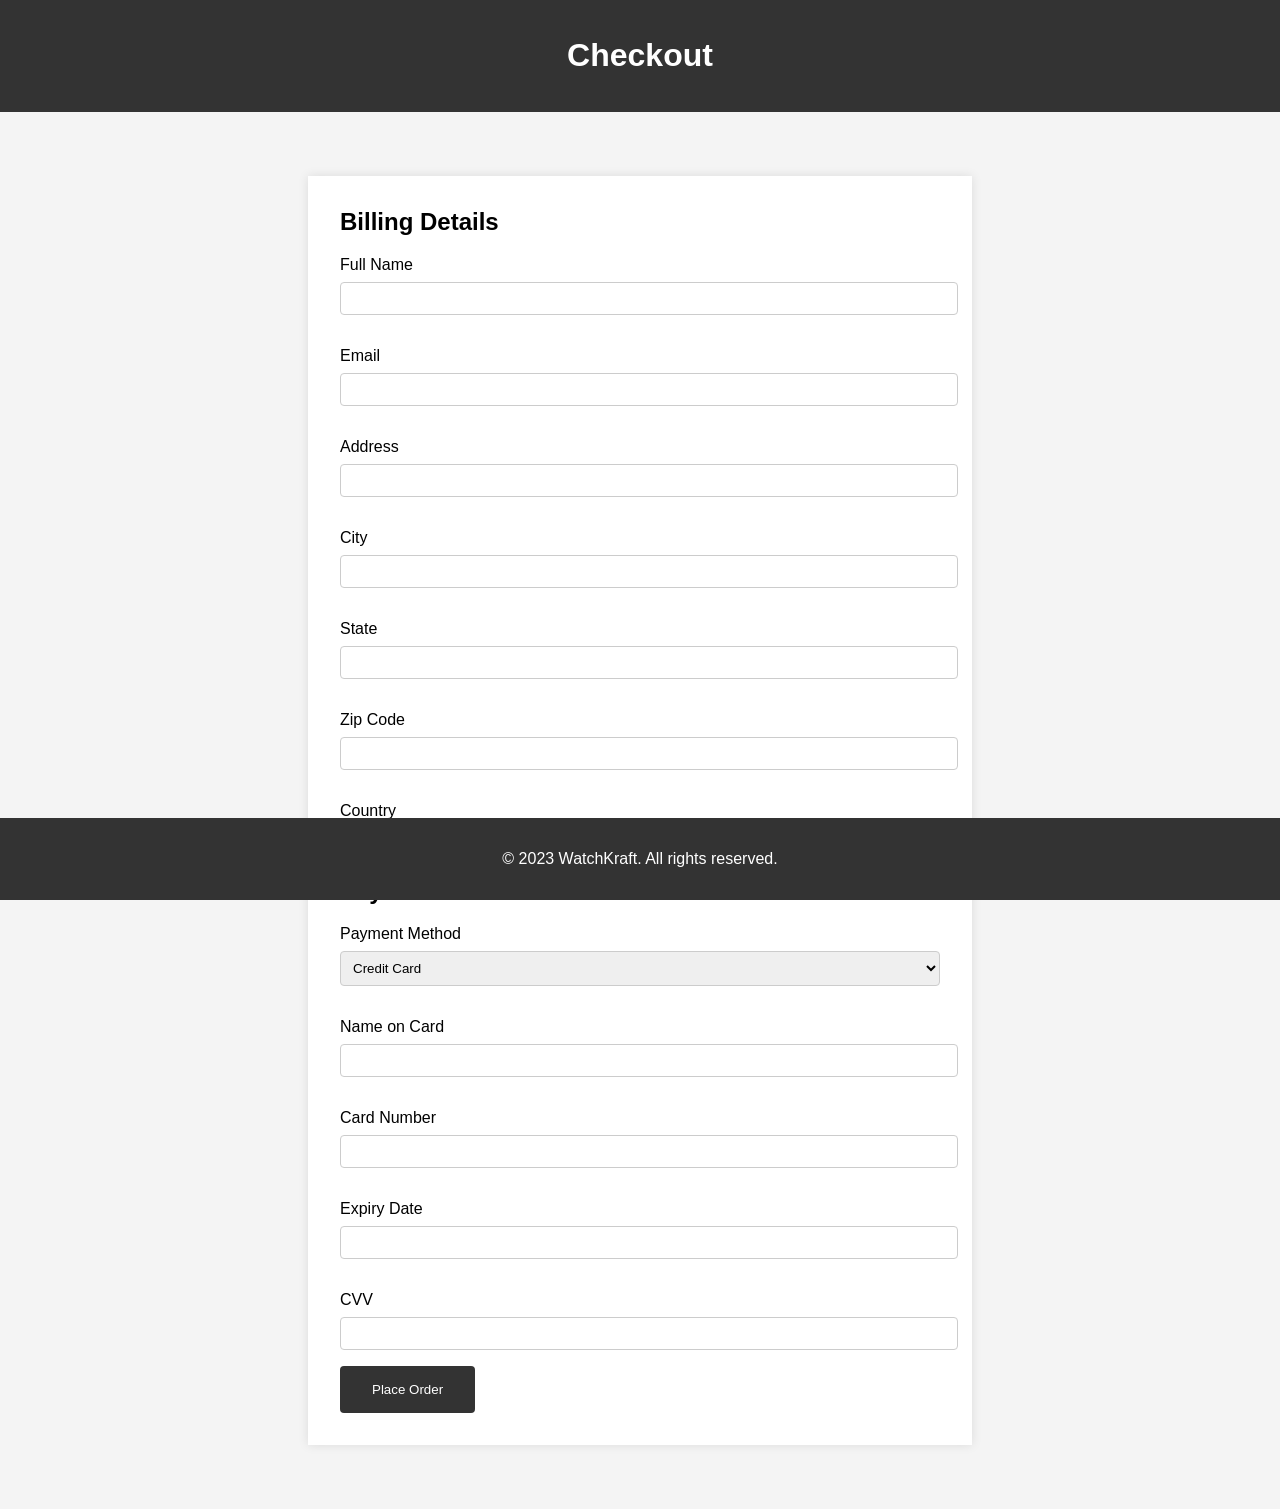
<file: markups/checkOut.html>
<!DOCTYPE html>
<html lang="en">
  <head>
    <meta charset="UTF-8" />
    <meta name="viewport" content="width=device-width, initial-scale=1.0" />
    <title>Secure Checkout | WatchKraft Luxury Watches</title>
  <meta name="description" content="Complete your purchase securely with WatchKraft. Free worldwide shipping, 30-day returns, and SSL encryption.">

  <!-- Open Graph Tags -->
  <meta property="og:title" content="Secure Checkout | WatchKraft">
  <meta property="og:url" content="https://watchkraft.netlify.app/checkOut.html">
    <link rel="stylesheet" href="/styles/checkOut.css" />
  </head>
  <body>
    <header>
      <h1>Checkout</h1>
    </header>
    <main>
      <section class="billing-details">
        <h2>Billing Details</h2>
        <form action="/submit-checkout" method="post">
          <label for="name">Full Name</label>
          <input type="text" id="name" name="name" required />

          <label for="email">Email</label>
          <input type="email" id="email" name="email" required />

          <label for="address">Address</label>
          <input type="text" id="address" name="address" required />

          <label for="city">City</label>
          <input type="text" id="city" name="city" required />

          <label for="state">State</label>
          <input type="text" id="state" name="state" required />

          <label for="zip">Zip Code</label>
          <input type="text" id="zip" name="zip" required />

          <label for="country">Country</label>
          <input type="text" id="country" name="country" required />

          <h2>Payment Details</h2>

          <label for="payment-method">Payment Method</label>
          <select id="payment-method" name="payment-method" required>
            <option value="credit-card">Credit Card</option>
            <option value="upi">UPI</option>
            <option value="cod">Cash on Delivery</option>
          </select>

          <div id="credit-card-info">
            <label for="card-name">Name on Card</label>
            <input type="text" id="card-name" name="card-name" />

            <label for="card-number">Card Number</label>
            <input type="text" id="card-number" name="card-number" />

            <label for="expiry-date">Expiry Date</label>
            <input type="text" id="expiry-date" name="expiry-date" />

            <label for="cvv">CVV</label>
            <input type="text" id="cvv" name="cvv" />
          </div>

          <div id="upi-info" style="display: none">
            <label for="upi-id">UPI ID</label>
            <input type="text" id="upi-id" name="upi-id" />
          </div>

          <button type="submit">Place Order</button>
        </form>
      </section>
    </main>
    <footer>
      <p>&copy; 2023 WatchKraft. All rights reserved.</p>
    </footer>
    <script>
      document
        .getElementById("payment-method")
        .addEventListener("change", function () {
          var creditCardInfo = document.getElementById("credit-card-info");
          var upiInfo = document.getElementById("upi-info");
          if (this.value === "credit-card") {
            creditCardInfo.style.display = "block";
            upiInfo.style.display = "none";
          } else if (this.value === "upi") {
            creditCardInfo.style.display = "none";
            upiInfo.style.display = "block";
          } else {
            creditCardInfo.style.display = "none";
            upiInfo.style.display = "none";
          }
        });
    </script>
  </body>
</html>
</file>
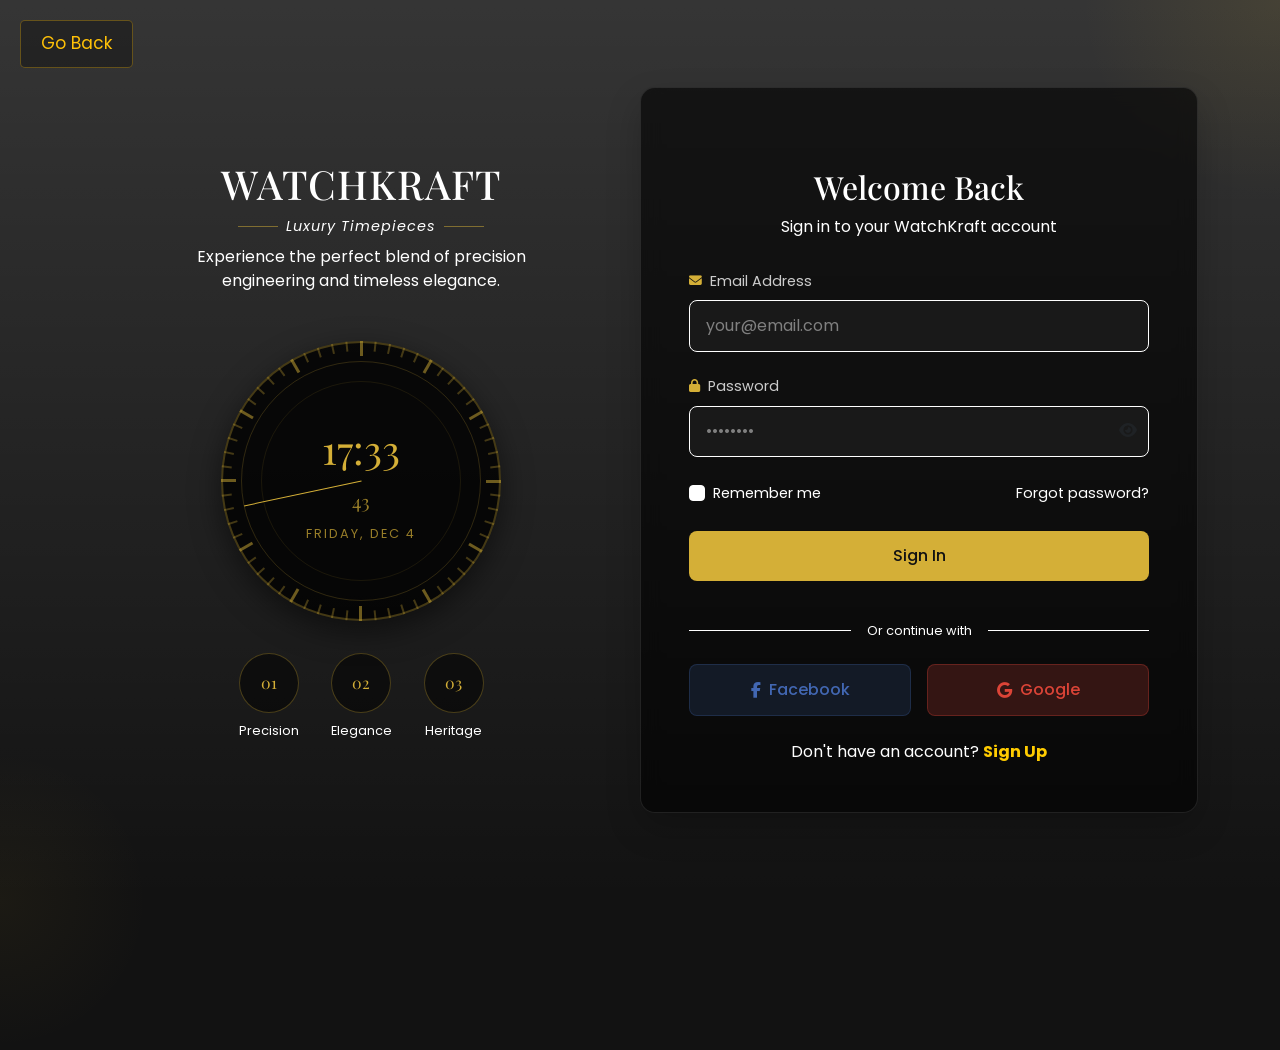
<file: markups/existing_cust_login.html>
<!DOCTYPE html>
<html lang="en">
  <head>
    <meta charset="UTF-8" />
    <meta name="viewport" content="width=device-width, initial-scale=1.0" />
    <title>Existing Customers | WatchKraft Account Login</title>
    <link rel="icon" type="image/svg" href="../assets/favicon.svg" />
  <meta name="description" content="Welcome back! Log in to your WatchKraft account to continue shopping for luxury handcrafted watches.">
    <link
      href="https://cdn.jsdelivr.net/npm/bootstrap@5.3.0/dist/css/bootstrap.min.css"
      rel="stylesheet"
    />
    <link
      href="https://fonts.googleapis.com/css2?family=Playfair+Display:wght@400;500;600;700&family=Poppins:wght@300;400;500;600&display=swap"
      rel="stylesheet"
    />
    <link
      rel="stylesheet"
      href="https://cdnjs.cloudflare.com/ajax/libs/font-awesome/6.4.0/css/all.min.css"
    />
    <style>
      :root {
        --gold: #d4af37;
        --gold-light: rgba(231, 181, 18, 0.2);
        --dark: #121212;
        --dark-light: #fff;
        --gray-dark: #fff;
        --gray: #fff;
        --white: #fff;
      }

      body {
        font-family: "Poppins", sans-serif;
        background-color: var(--dark);
        color: var(--white);
        height: 100vh;
        width: 100%;
        overflow: hidden;
        position: relative;
      }

      .goback {
        position: absolute;
        top: 20px;
        left: 20px;
        z-index: 100;
      }

      .goback a {
        text-decoration: none;
        color: #ffc107;
      }

      .goback button {
        font-size: 17px;
        padding: 10px 20px;
        background-color: rgba(0, 0, 0, 0.3);
        border-radius: 5px;
        color: #ffc107;
        border: 1px solid rgba(255, 193, 7, 0.3);
        cursor: pointer;
        transition: all 0.3s ease;
      }
      
      .goback button:hover {
        background-color: #ffc107;
        color: #000;
      }
      
      .bg-gradient {
        position: absolute;
        top: 0;
        left: 0;
        right: 0;
        bottom: 0;
        background: linear-gradient(
          135deg,
          rgba(0, 0, 0, 0.95) 0%,
          rgba(20, 20, 20, 0.9) 100%
        );
        z-index: -1;
      }

      .bg-circle {
        position: absolute;
        border-radius: 50%;
        z-index: -1;
      }

      .bg-circle-1 {
        width: 400px;
        height: 400px;
        background: radial-gradient(
          circle,
          rgba(212, 175, 55, 0.1) 0%,
          rgba(0, 0, 0, 0) 70%
        );
        top: -200px;
        right: -200px;
      }

      .bg-circle-2 {
        width: 300px;
        height: 300px;
        background: radial-gradient(
          circle,
          rgba(212, 175, 55, 0.05) 0%,
          rgba(0, 0, 0, 0) 70%
        );
        bottom: -150px;
        left: -150px;
      }

      h1,
      h2,
      h3,
      h4,
      h5,
      h6 {
        font-family: "Playfair Display", serif;
      }

      .brand-title {
        font-size: 2.5rem;
        letter-spacing: 1px;
        margin-bottom: 0.5rem;
      }

      .brand-tagline {
        font-size: 0.9rem;
        color: var(--gray);
        font-style: italic;
        letter-spacing: 1px;
      }

      .login-container {
        max-width: 1200px;
        margin: 0 auto;
        padding: 2rem 1rem;
        height: 100vh;
      }

      .login-card {
        background-color: rgba(0, 0, 0, 0.6);
        backdrop-filter: blur(10px);
        border-radius: 15px;
        border: 1px solid rgba(255, 255, 255, 0.1);
        overflow: hidden;
        box-shadow: 0 15px 35px rgba(0, 0, 0, 0.2);
      }

      .login-header {
        text-align: center;
        padding: 2rem 1rem;
      }

      .login-logo {
        width: 80px;
        height: 80px;
        background-color: rgba(212, 175, 55, 0.1);
        border-radius: 50%;
        display: flex;
        align-items: center;
        justify-content: center;
        margin: 0 auto 1.5rem;
        border: 1px solid rgba(212, 175, 55, 0.3);
      }

      .login-logo img {
        width: 50px;
        height: 50px;
        object-fit: contain;
      }

      .form-control {
        background-color: rgba(30, 30, 30, 0.7);
        border: 1px solid var(--gray-dark);
        color: var(--white);
        padding: 0.8rem 1rem;
        border-radius: 8px;
        transition: all 0.3s ease;
      }

      .form-control:focus {
        background-color: rgba(40, 40, 40, 0.7);
        border-color: var(--gold);
        box-shadow: 0 0 0 3px rgba(212, 175, 55, 0.2);
        color: var(--white);
      }

      .form-label {
        color: #ccc;
        font-size: 0.9rem;
        margin-bottom: 0.5rem;
        display: flex;
        align-items: center;
      }

      .form-label i {
        color: var(--gold);
        margin-right: 0.5rem;
        font-size: 0.8rem;
      }

      .btn-gold {
        background-color: var(--gold);
        color: var(--dark);
        border: none;
        font-weight: 500;
        padding: 0.8rem 1.5rem;
        border-radius: 8px;
        transition: all 0.3s ease;
      }

      .btn-gold:hover {
        background-color: #c9a633;
        color: var(--dark);
        transform: translateY(-2px);
        box-shadow: 0 5px 15px rgba(212, 175, 55, 0.3);
      }

      .btn-gold:active {
        transform: translateY(0);
      }

      .btn-outline {
        background-color: transparent;
        border: 1px solid var(--gray-dark);
        color: var(--gray);
        padding: 0.8rem 1.5rem;
        border-radius: 8px;
        transition: all 0.3s ease;
      }

      .btn-outline:hover {
        border-color: var(--gray);
        color: var(--white);
      }

      .social-login {
        display: flex;
        gap: 1rem;
      }

      .social-btn {
        flex: 1;
        display: flex;
        align-items: center;
        justify-content: center;
        gap: 0.5rem;
        padding: 0.8rem;
        border-radius: 8px;
        transition: all 0.3s ease;
        font-weight: 500;
      }

      .btn-facebook {
        background-color: rgba(59, 89, 152, 0.2);
        color: #4267b2;
        border: 1px solid rgba(59, 89, 152, 0.3);
      }

      .btn-facebook:hover {
        background-color: rgba(59, 89, 152, 0.3);
      }

      .btn-google {
        background-color: rgba(219, 68, 55, 0.2);
        color: #db4437;
        border: 1px solid rgba(219, 68, 55, 0.3);
      }

      .btn-google:hover {
        background-color: rgba(219, 68, 55, 0.3);
      }

      .divider {
        display: flex;
        align-items: center;
        color: var(--gray);
        font-size: 0.8rem;
        margin: 1.5rem 0;
      }

      .divider::before,
      .divider::after {
        content: "";
        flex: 1;
        height: 1px;
        background-color: var(--gray-dark);
      }

      .divider span {
        padding: 0 1rem;
      }

      .form-check-input {
        background-color: var(--gray-dark);
        border-color: var(--gray);
      }

      .form-control::placeholder {
        color: gray;
        opacity: 1;
      }

      .form-check-input:checked {
        background-color: var(--gold);
        border-color: var(--gold);
      }

      .form-check-label {
        color: var(--gray);
        font-size: 0.9rem;
      }

      .forgot-password {
        color: var(--gray);
        font-size: 0.9rem;
        text-decoration: none;
        transition: all 0.3s ease;
      }

      .forgot-password:hover {
        color: var(--gold);
      }

      .signup-link {
        color: var(--gold);
        text-decoration: none;
        transition: all 0.3s ease;
      }

      .signup-link:hover {
        text-decoration: underline;
      }

      .watch-display {
        position: relative;
        width: 100%;
        height: 100%;
        display: flex;
        align-items: center;
        justify-content: center;
        margin: 0 auto;
      }

      .watch-circle {
        position: relative;
        width: 280px;
        height: 280px;
        border-radius: 50%;
        background-color: rgba(0, 0, 0, 0.8);
        border: 2px solid rgba(212, 175, 55, 0.3);
        display: flex;
        align-items: center;
        justify-content: center;
        box-shadow: 0 10px 30px rgba(0, 0, 0, 0.5);
      }

      .watch-inner-circle {
        position: absolute;
        width: 240px;
        height: 240px;
        border-radius: 50%;
        border: 1px solid rgba(212, 175, 55, 0.2);
      }

      .watch-center-circle {
        position: absolute;
        width: 200px;
        height: 200px;
        border-radius: 50%;
        border: 1px solid rgba(212, 175, 55, 0.1);
        display: flex;
        align-items: center;
        justify-content: center;
        flex-direction: column;
      }

      .watch-time {
        font-family: "Playfair Display", serif;
        font-size: 2.5rem;
        color: var(--gold);
        margin-bottom: 0.5rem;
      }

      .watch-seconds {
        font-family: "Playfair Display", serif;
        font-size: 1.2rem;
        color: rgba(212, 175, 55, 0.7);
        margin-bottom: 0.5rem;
      }

      .watch-date {
        font-size: 0.8rem;
        color: rgba(212, 175, 55, 0.7);
        text-transform: uppercase;
        letter-spacing: 2px;
      }

      .watch-tick {
        position: absolute;
        width: 280px;
        height: 280px;
        border-radius: 50%;
      }

      .tick {
        position: absolute;
        width: 2px;
        height: 10px;
        background-color: rgba(212, 175, 55, 0.3);
        left: 50%;
        margin-left: -1px;
        transform-origin: 1px 140px;
      }

      .tick-hour {
        height: 15px;
        width: 3px;
        background-color: rgba(212, 175, 55, 0.5);
      }

      .watch-hand {
        position: absolute;
        left: 50%;
        bottom: 50%;
        transform-origin: 50% 100%;
        z-index: 10;
      }

      .hand-second {
        width: 1px;
        height: 120px;
        background-color: var(--gold);
        margin-left: -0.5px;
      }

      .brand-values {
        display: flex;
        justify-content: center;
        gap: 2rem;
        margin-top: 2rem;
      }

      .brand-value {
        text-align: center;
      }

      .value-circle {
        width: 60px;
        height: 60px;
        border-radius: 50%;
        background-color: rgba(0, 0, 0, 0.5);
        border: 1px solid rgba(212, 175, 55, 0.3);
        display: flex;
        align-items: center;
        justify-content: center;
        margin: 0 auto 0.5rem;
        color: var(--gold);
        font-family: "Playfair Display", serif;
        transition: all 0.3s ease;
      }

      .brand-value:hover .value-circle {
        transform: translateY(-5px);
        border-color: rgba(212, 175, 55, 0.5);
      }

      .value-text {
        font-size: 0.8rem;
        color: var(--gray);
      }

      .left-content {
        height: 100%;
        display: flex;
        flex-direction: column;
        justify-content: center;
      }

      /* Animation classes */
      .fade-in {
        opacity: 0;
        animation: fadeIn 0.8s forwards;
      }

      .fade-in-up {
        opacity: 0;
        transform: translateY(20px);
        animation: fadeInUp 0.8s forwards;
      }

      .fade-in-left {
        opacity: 0;
        transform: translateX(-20px);
        animation: fadeInLeft 0.8s forwards;
      }

      .fade-in-right {
        opacity: 0;
        transform: translateX(20px);
        animation: fadeInRight 0.8s forwards;
      }

      .signuplink {
          text-align: center;
          margin-top: 15px;
          color: #ffffff;
          font-size: 1rem; 
        }

        .signuplink a {
          color: #ffcc00;
          text-decoration: none;
          font-weight: bold;
          transition: color 0.3s ease;
        }

        .signuplink a:hover {
          color: #ffd966;
        }

      .delay-1 {
        animation-delay: 0.2s;
      }

      .delay-2 {
        animation-delay: 0.4s;
      }

      .delay-3 {
        animation-delay: 0.6s;
      }

      .delay-4 {
        animation-delay: 0.8s;
      }

      @keyframes fadeIn {
        to {
          opacity: 1;
        }
      }

      @keyframes fadeInUp {
        to {
          opacity: 1;
          transform: translateY(0);
        }
      }

      @keyframes fadeInLeft {
        to {
          opacity: 1;
          transform: translateX(0);
        }
      }

      @keyframes fadeInRight {
        to {
          opacity: 1;
          transform: translateX(0);
        }
      }

      @keyframes pulse {
        0% {
          transform: scale(1);
          opacity: 1;
        }
        50% {
          transform: scale(1.05);
          opacity: 0.8;
        }
        100% {
          transform: scale(1);
          opacity: 1;
        }
      }

      .pulse {
        animation: pulse 2s infinite;
      }

      @keyframes rotateSecond {
        from {
          transform: rotate(0deg);
        }
        to {
          transform: rotate(360deg);
        }
      }

      /* Responsive adjustments */
      @media (max-width: 991.98px) {
        .login-container {
          padding: 1rem;
        }

        .brand-values {
          gap: 1rem;
        }

        .value-circle {
          width: 50px;
          height: 50px;
        }
      }

      @media (max-width: 767.98px) {
        .login-card {
          margin-bottom: 2rem;
        }

        .watch-circle {
          width: 220px;
          height: 220px;
        }

        .watch-inner-circle {
          width: 190px;
          height: 190px;
        }

        .watch-center-circle {
          width: 160px;
          height: 160px;
        }

        .watch-time {
          font-size: 2rem;
        }

        .tick {
          transform-origin: 1px 110px;
        }

        .hand-second {
          height: 100px;
        }
      }
    </style>
  </head>
  <body>
    <div class="bg-gradient"></div>
    <div class="bg-circle bg-circle-1"></div>
    <div class="bg-circle bg-circle-2"></div>
    
    <div class="goback">
      <a href="../index.html"><button>Go Back</button></a>
    </div>
      
    <div class="login-container d-flex align-items-center justify-content-center">
      <div class="container">
        <div class="row g-0 align-items-center">
          <!-- Left side - Brand showcase -->
          <div class="col-lg-6 d-none d-lg-block">
            <div class="left-content fade-in-left">
              <div class="text-center mb-4">
                <h1 class="brand-title fade-in">WATCHKRAFT</h1>
                <div
                  class="d-flex align-items-center justify-content-center gap-2 mb-2"
                >
                  <div
                    style="
                      height: 1px;
                      width: 40px;
                      background-color: rgba(212, 175, 55, 0.5);
                    "
                  ></div>
                  <p class="brand-tagline m-0 fade-in delay-1">
                    Luxury Timepieces
                  </p>
                  <div
                    style="
                      height: 1px;
                      width: 40px;
                      background-color: rgba(212, 175, 55, 0.5);
                    "
                  ></div>
                </div>
                <p
                  class="text-white mb-4 fade-in delay-2"
                  style="max-width: 400px; margin: 0 auto"
                >
                  Experience the perfect blend of precision engineering and
                  timeless elegance.
                </p>
              </div>

              <div class="watch-display fade-in delay-3">
                <div class="watch-circle">
                  <div class="watch-tick" id="watch-tick"></div>
                  <div class="watch-inner-circle"></div>
                  <div class="watch-center-circle">
                    <div class="watch-time" id="watch-time">12:00</div>
                    <div class="watch-seconds" id="watch-seconds">00</div>
                    <div class="watch-date" id="watch-date">Monday, Jan 1</div>
                  </div>
                  <div class="watch-hand hand-second" id="second-hand"></div>
                </div>
              </div>

              <div class="brand-values fade-in delay-4">
                <div class="brand-value">
                  <div class="value-circle">01</div>
                  <div class="value-text">Precision</div>
                </div>
                <div class="brand-value">
                  <div class="value-circle">02</div>
                  <div class="value-text">Elegance</div>
                </div>
                <div class="brand-value">
                  <div class="value-circle">03</div>
                  <div class="value-text">Heritage</div>
                </div>
              </div>
            </div>
          </div>

          <!-- Right side - Login form -->
          <div class="col-lg-6">
            <div class="login-card p-4 p-lg-5 fade-in-right">
              <div class="login-header">
                <h2 class="mb-2">Welcome Back</h2>
                <p class="text-white mb-0">
                  Sign in to your WatchKraft account
                </p>
              </div>

              <form id="loginForm" class="fade-in-up delay-1">
                <div class="mb-4">
                  <label for="email" class="form-label">
                    <i class="fas fa-envelope"></i>
                    Email Address
                  </label>
                  <input
                    type="email"
                    class="form-control"
                    id="email"
                    placeholder="your@email.com"
                    required
                  />
                  <div class="invalid-feedback">
                    Please enter a valid email address.
                  </div>
                </div>

                <div class="mb-4">
                  <label for="password" class="form-label">
                    <i class="fas fa-lock"></i>
                    Password
                  </label>
                  <div class="position-relative">
                    <input
                      type="password"
                      class="form-control"
                      id="password"
                      placeholder="••••••••"
                      required
                    />
                    <button
                      type="button"
                      class="btn position-absolute end-0 top-50 translate-middle-y text-muted border-0 bg-transparent"
                      id="togglePassword"
                    >
                      <i class="fas fa-eye"></i>
                    </button>
                  </div>
                  <div class="invalid-feedback">
                    Please enter your password.
                  </div>
                </div>

                <div
                  class="d-flex justify-content-between align-items-center mb-4"
                >
                  <div class="form-check">
                    <input
                      class="form-check-input"
                      type="checkbox"
                      id="rememberMe"
                    />
                    <label class="form-check-label" for="rememberMe">
                      Remember me
                    </label>
                  </div>
                  <a href="forgotPass.html" class="forgot-password">Forgot password?</a>
                </div>

                <button
                  type="submit"
                  class="btn btn-gold w-100 mb-3"
                  id="loginButton"
                >
                  <span id="loginText">Sign In</span>
                  <span id="loadingSpinner" class="d-none">
                    <span
                      class="spinner-border spinner-border-sm me-2"
                      role="status"
                      aria-hidden="true"
                    ></span>
                    Signing in...
                  </span>
                </button>
              </form>

              <div class="divider fade-in-up delay-2">
                <span>Or continue with</span>
              </div>

              <div class="social-login mb-4 fade-in-up delay-3">
                <button class="social-btn btn-facebook">
                  <i class="fab fa-facebook-f"></i>
                  Facebook
                </button>
                <button class="social-btn btn-google">
                  <i class="fab fa-google"></i>
                  Google
                </button>
              </div>
              <div class="signuplink">Don't have an account? <a href="login.html">Sign Up</a></div>

              <div class="text-center fade-in-up delay-4"></div>
            </div>
          </div>
        </div>
      </div>
    </div>

    <script src="https://cdn.jsdelivr.net/npm/bootstrap@5.3.0/dist/js/bootstrap.bundle.min.js"></script>

    <script>
      function updateTime() {
        const now = new Date();

        const hours = now.getHours().toString().padStart(2, "0");
        const minutes = now.getMinutes().toString().padStart(2, "0");
        const seconds = now.getSeconds().toString().padStart(2, "0");

        document.getElementById(
          "watch-time"
        ).textContent = `${hours}:${minutes}`;
        document.getElementById("watch-seconds").textContent = seconds;

        const options = { weekday: "long", month: "short", day: "numeric" };
        const dateStr = now.toLocaleDateString("en-US", options);
        document.getElementById("watch-date").textContent = dateStr;

        const secondHand = document.getElementById("second-hand");
        const secondsDegrees = (seconds / 60) * 360;
        secondHand.style.transform = `rotate(${secondsDegrees}deg)`;

        const watchTick = document.getElementById("watch-tick");
        if (watchTick && !watchTick.hasChildNodes()) {
          for (let i = 0; i < 60; i++) {
            const tick = document.createElement("div");
            tick.className = i % 5 === 0 ? "tick tick-hour" : "tick";
            tick.style.transform = `rotate(${i * 6}deg)`;
            watchTick.appendChild(tick);
          }
        }
      }

      document
        .getElementById("togglePassword")
        .addEventListener("click", function () {
          const passwordInput = document.getElementById("password");
          const icon = this.querySelector("i");

          if (passwordInput.type === "password") {
            passwordInput.type = "text";
            icon.classList.remove("fa-eye");
            icon.classList.add("fa-eye-slash");
          } else {
            passwordInput.type = "password";
            icon.classList.remove("fa-eye-slash");
            icon.classList.add("fa-eye");
          }
        });

      document
        .getElementById("loginForm")
        .addEventListener("submit", function (e) {
          e.preventDefault();

          const email = document.getElementById("email");
          const password = document.getElementById("password");
          const loginButton = document.getElementById("loginButton");
          const loginText = document.getElementById("loginText");
          const loadingSpinner = document.getElementById("loadingSpinner");

          let isValid = true;

          if (!email.value || !email.value.includes("@")) {
            email.classList.add("is-invalid");
            isValid = false;
          } else {
            email.classList.remove("is-invalid");
          }

          if (!password.value) {
            password.classList.add("is-invalid");
            isValid = false;
          } else {
            password.classList.remove("is-invalid");
          }

          if (isValid) {
            loginText.classList.add("d-none");
            loadingSpinner.classList.remove("d-none");
            loginButton.disabled = true;

            setTimeout(() => {
              loginText.classList.remove("d-none");
              loadingSpinner.classList.add("d-none");
              loginButton.disabled = false;

              alert("Login successful!");
            }, 2000);
          }
        });

      document.addEventListener("DOMContentLoaded", function () {
        updateTime();
        setInterval(updateTime, 1000);

        const inputs = document.querySelectorAll(".form-control");
        inputs.forEach((input) => {
          input.addEventListener("focus", function () {
            this.parentElement.querySelector(".form-label i").style.color =
              "#D4AF37";
          });

          input.addEventListener("blur", function () {
            this.parentElement.querySelector(".form-label i").style.color =
              "#D4AF37";
          });
        });
      });
    </script>
  </body>
</html>
</file>
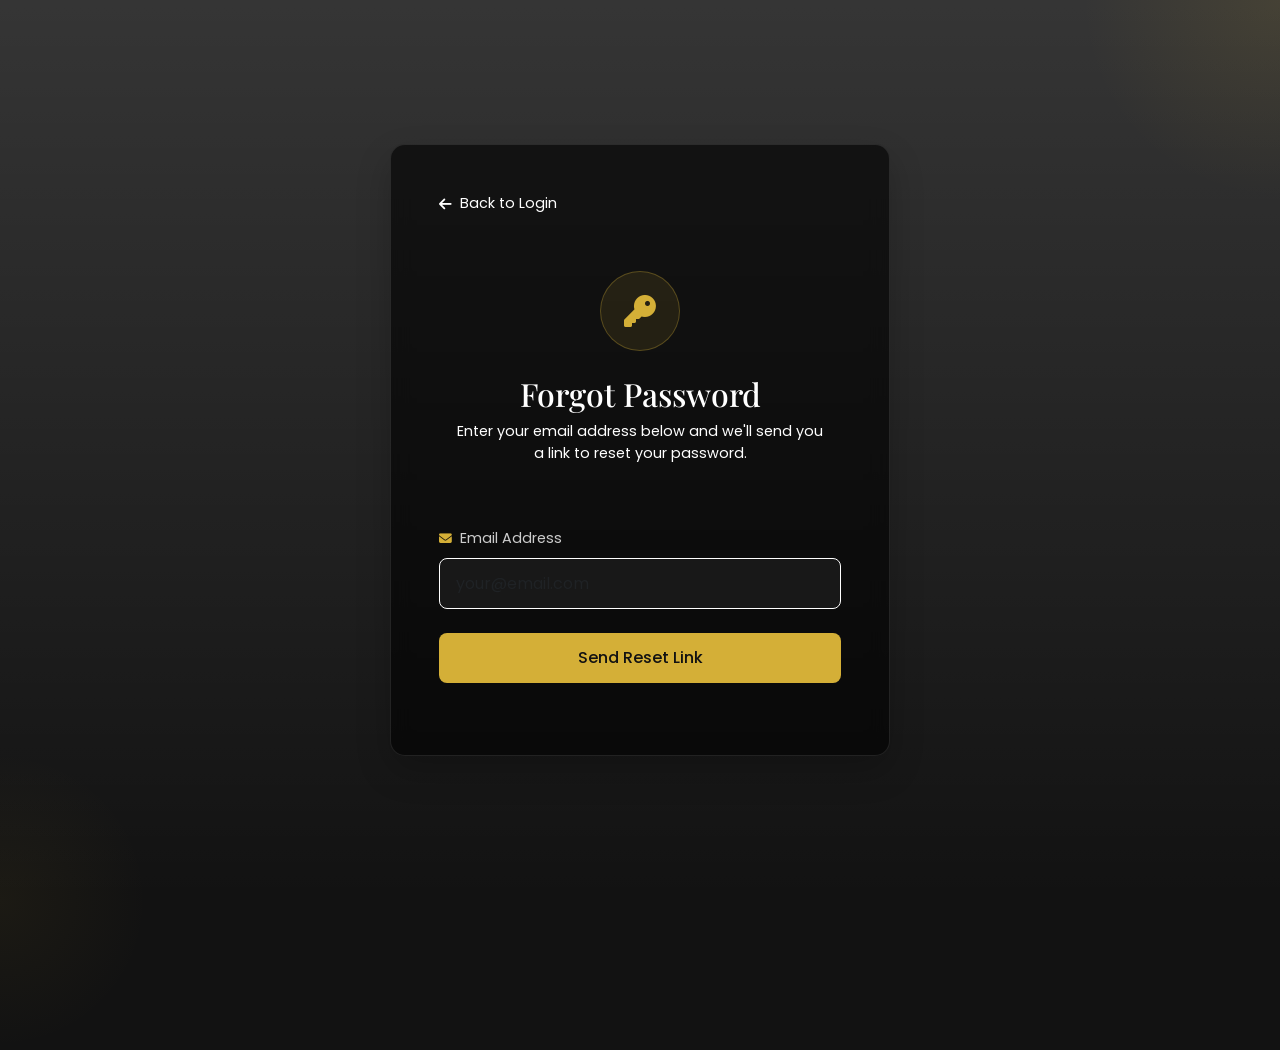
<file: markups/forgotPass.html>
<!DOCTYPE html>
<html lang="en">
  <head>
    <meta charset="UTF-8" />
    <meta name="viewport" content="width=device-width, initial-scale=1.0" />
    <title>Reset Password | WatchKraft Account Recovery</title>
  <meta name="description" content="Reset your WatchKraft account password securely. Follow the steps to regain access to your order history and wishlist.">
    <link
      href="https://cdn.jsdelivr.net/npm/bootstrap@5.3.0/dist/css/bootstrap.min.css"
      rel="stylesheet"
    />
    <link
      href="https://fonts.googleapis.com/css2?family=Playfair+Display:wght@400;500;600;700&family=Poppins:wght@300;400;500;600&display=swap"
      rel="stylesheet"
    />
    <link
      rel="stylesheet"
      href="https://cdnjs.cloudflare.com/ajax/libs/font-awesome/6.4.0/css/all.min.css"
    />
    <style>
      :root {
        --gold: #d4af37;
        --gold-light: rgba(231, 181, 18, 0.2);
        --dark: #121212;
        --dark-light: #fff;
        --gray-dark: #fff;
        --gray: #fff;
        --white: #fff;
      }

      body {
        font-family: "Poppins", sans-serif;
        background-color: var(--dark);
        color: var(--white);
        height: 100vh;
        overflow: hidden;
        position: relative;
      }

      .bg-gradient {
        position: absolute;
        top: 0;
        left: 0;
        right: 0;
        bottom: 0;
        background: linear-gradient(
          135deg,
          rgba(0, 0, 0, 0.95) 0%,
          rgba(20, 20, 20, 0.9) 100%
        );
        z-index: -1;
      }

      .bg-circle {
        position: absolute;
        border-radius: 50%;
        z-index: -1;
      }

      .bg-circle-1 {
        width: 400px;
        height: 400px;
        background: radial-gradient(
          circle,
          rgba(212, 175, 55, 0.1) 0%,
          rgba(0, 0, 0, 0) 70%
        );
        top: -200px;
        right: -200px;
      }

      .bg-circle-2 {
        width: 300px;
        height: 300px;
        background: radial-gradient(
          circle,
          rgba(212, 175, 55, 0.05) 0%,
          rgba(0, 0, 0, 0) 70%
        );
        bottom: -150px;
        left: -150px;
      }

      h1,
      h2,
      h3,
      h4,
      h5,
      h6 {
        font-family: "Playfair Display", serif;
      }

      .brand-title {
        font-size: 2.5rem;
        letter-spacing: 1px;
        margin-bottom: 0.5rem;
      }

      .brand-tagline {
        font-size: 0.9rem;
        color: var(--gray);
        font-style: italic;
        letter-spacing: 1px;
      }

      .login-container {
        max-width: 1200px;
        margin: 0 auto;
        padding: 2rem 1rem;
        height: 100vh;
      }

      .login-card {
        background-color: rgba(0, 0, 0, 0.6);
        backdrop-filter: blur(10px);
        border-radius: 15px;
        border: 1px solid rgba(255, 255, 255, 0.1);
        overflow: hidden;
        box-shadow: 0 15px 35px rgba(0, 0, 0, 0.2);
        max-width: 500px;
        margin: 0 auto;
      }

      .login-header {
        text-align: center;
        padding: 2rem 1rem;
      }

      .login-logo {
        width: 80px;
        height: 80px;
        background-color: rgba(212, 175, 55, 0.1);
        border-radius: 50%;
        display: flex;
        align-items: center;
        justify-content: center;
        margin: 0 auto 1.5rem;
        border: 1px solid rgba(212, 175, 55, 0.3);
      }

      .login-logo i {
        font-size: 32px;
        color: var(--gold);
      }

      .form-control {
        background-color: rgba(30, 30, 30, 0.7);
        border: 1px solid var(--gray-dark);
        color: var(--white);
        padding: 0.8rem 1rem;
        border-radius: 8px;
        transition: all 0.3s ease;
      }

      .form-control:focus {
        background-color: rgba(40, 40, 40, 0.7);
        border-color: var(--gold);
        box-shadow: 0 0 0 3px rgba(212, 175, 55, 0.2);
        color: var(--white);
      }

      .form-label {
        color: #ccc;
        font-size: 0.9rem;
        margin-bottom: 0.5rem;
        display: flex;
        align-items: center;
      }

      .form-label i {
        color: var(--gold);
        margin-right: 0.5rem;
        font-size: 0.8rem;
      }

      .btn-gold {
        background-color: var(--gold);
        color: var(--dark);
        border: none;
        font-weight: 500;
        padding: 0.8rem 1.5rem;
        border-radius: 8px;
        transition: all 0.3s ease;
      }

      .btn-gold:hover {
        background-color: #c9a633;
        color: var(--dark);
        transform: translateY(-2px);
        box-shadow: 0 5px 15px rgba(212, 175, 55, 0.3);
      }

      .btn-gold:active {
        transform: translateY(0);
      }

      .btn-outline {
        background-color: transparent;
        border: 1px solid var(--gray-dark);
        color: var(--gray);
        padding: 0.8rem 1.5rem;
        border-radius: 8px;
        transition: all 0.3s ease;
      }

      .btn-outline:hover {
        border-color: var(--gray);
        color: var(--white);
      }

      .back-link {
        color: var(--gray);
        text-decoration: none;
        font-size: 0.9rem;
        display: flex;
        align-items: center;
        transition: all 0.3s ease;
      }

      .back-link:hover {
        color: var(--gold);
      }

      .back-link i {
        margin-right: 0.5rem;
      }

      .info-text {
        font-size: 0.9rem;
        line-height: 1.5;
        color: var(--gray);
        text-align: center;
        margin-bottom: 2rem;
      }

      /* Animation classes */
      .fade-in {
        opacity: 0;
        animation: fadeIn 0.8s forwards;
      }

      .fade-in-up {
        opacity: 0;
        transform: translateY(20px);
        animation: fadeInUp 0.8s forwards;
      }

      .delay-1 {
        animation-delay: 0.2s;
      }

      .delay-2 {
        animation-delay: 0.4s;
      }

      @keyframes fadeIn {
        to {
          opacity: 1;
        }
      }

      @keyframes fadeInUp {
        to {
          opacity: 1;
          transform: translateY(0);
        }
      }

      /* Success message styling */
      .success-icon {
        width: 80px;
        height: 80px;
        border-radius: 50%;
        background-color: rgba(40, 167, 69, 0.2);
        display: flex;
        align-items: center;
        justify-content: center;
        margin: 0 auto 1.5rem;
        border: 1px solid rgba(40, 167, 69, 0.3);
      }

      .success-icon i {
        font-size: 32px;
        color: #28a745;
      }

      .success-message {
        text-align: center;
        display: none;
      }

      .form-container {
        display: block;
      }

      /* Responsive styles */
      @media (max-width: 576px) {
        .login-card {
          border-radius: 10px;
        }
      }
    </style>
  </head>
  <body>
    <div class="bg-gradient"></div>
    <div class="bg-circle bg-circle-1"></div>
    <div class="bg-circle bg-circle-2"></div>

    <div
      class="login-container d-flex align-items-center justify-content-center"
    >
      <div class="container">
        <div class="row">
          <div class="col-12">
            <div class="login-card p-4 p-lg-5 fade-in">
              <a href="#" class="back-link mb-4" id="backToLogin">
                <i class="fas fa-arrow-left"></i> Back to Login
              </a>

              <div class="login-header">
                <div class="login-logo">
                  <i class="fas fa-key"></i>
                </div>
                <h2 class="mb-2">Forgot Password</h2>
                <p class="info-text">
                  Enter your email address below and we'll send you a link to
                  reset your password.
                </p>
              </div>

              <!-- Form Container -->
              <div class="form-container fade-in-up delay-1" id="formContainer">
                <form id="forgotPasswordForm">
                  <div class="mb-4">
                    <label for="email" class="form-label">
                      <i class="fas fa-envelope"></i>
                      Email Address
                    </label>
                    <input
                      type="email"
                      class="form-control"
                      id="email"
                      placeholder="your@email.com"
                      required
                    />
                    <div class="invalid-feedback">
                      Please enter a valid email address.
                    </div>
                  </div>

                  <button
                    type="submit"
                    class="btn btn-gold w-100 mb-4"
                    id="resetButton"
                  >
                    <span id="resetText">Send Reset Link</span>
                    <span id="loadingSpinner" class="d-none">
                      <span
                        class="spinner-border spinner-border-sm me-2"
                        role="status"
                        aria-hidden="true"
                      ></span>
                      Sending...
                    </span>
                  </button>
                </form>
              </div>

              <!-- Success Message -->
              <div class="success-message fade-in-up" id="successMessage">
                <div class="success-icon">
                  <i class="fas fa-check"></i>
                </div>
                <h3 class="mb-3">Email Sent</h3>
                <p class="mb-4">
                  We've sent a password reset link to your email address. Please
                  check your inbox and follow the instructions.
                </p>
                <button class="btn btn-outline w-100" id="backToLoginBtn">
                  Return to Login
                </button>
              </div>
            </div>
          </div>
        </div>
      </div>
    </div>

    <script src="https://cdn.jsdelivr.net/npm/bootstrap@5.3.0/dist/js/bootstrap.bundle.min.js"></script>

    <script>
      document.addEventListener("DOMContentLoaded", function () {
        const forgotPasswordForm =
          document.getElementById("forgotPasswordForm");
        const formContainer = document.getElementById("formContainer");
        const successMessage = document.getElementById("successMessage");
        const resetButton = document.getElementById("resetButton");
        const resetText = document.getElementById("resetText");
        const loadingSpinner = document.getElementById("loadingSpinner");
        const backToLogin = document.getElementById("backToLogin");
        const backToLoginBtn = document.getElementById("backToLoginBtn");

        // Form submission
        forgotPasswordForm.addEventListener("submit", function (e) {
          e.preventDefault();

          const email = document.getElementById("email");
          let isValid = true;

          if (!email.value || !email.value.includes("@")) {
            email.classList.add("is-invalid");
            isValid = false;
          } else {
            email.classList.remove("is-invalid");
          }

          if (isValid) {
            // Show loading state
            resetText.classList.add("d-none");
            loadingSpinner.classList.remove("d-none");
            resetButton.disabled = true;

            // Simulate API call
            setTimeout(() => {
              // Hide form and show success message
              formContainer.style.display = "none";
              successMessage.style.display = "block";
            }, 2000);
          }
        });

        // Back to login handlers
        backToLogin.addEventListener("click", function (e) {
          e.preventDefault();
          // Redirect to login page
          window.location.href = "login.html"; // Assuming your login page is named index.html
        });

        backToLoginBtn.addEventListener("click", function () {
          // Redirect to login page
          window.location.href = "login.html"; // Assuming your login page is named index.html
        });

        // Add focus effects for form inputs
        const inputs = document.querySelectorAll(".form-control");
        inputs.forEach((input) => {
          input.addEventListener("focus", function () {
            this.parentElement.querySelector(".form-label i").style.color =
              "#D4AF37";
          });

          input.addEventListener("blur", function () {
            this.parentElement.querySelector(".form-label i").style.color =
              "#D4AF37";
          });
        });
      });
    </script>
  </body>
</html>
</file>
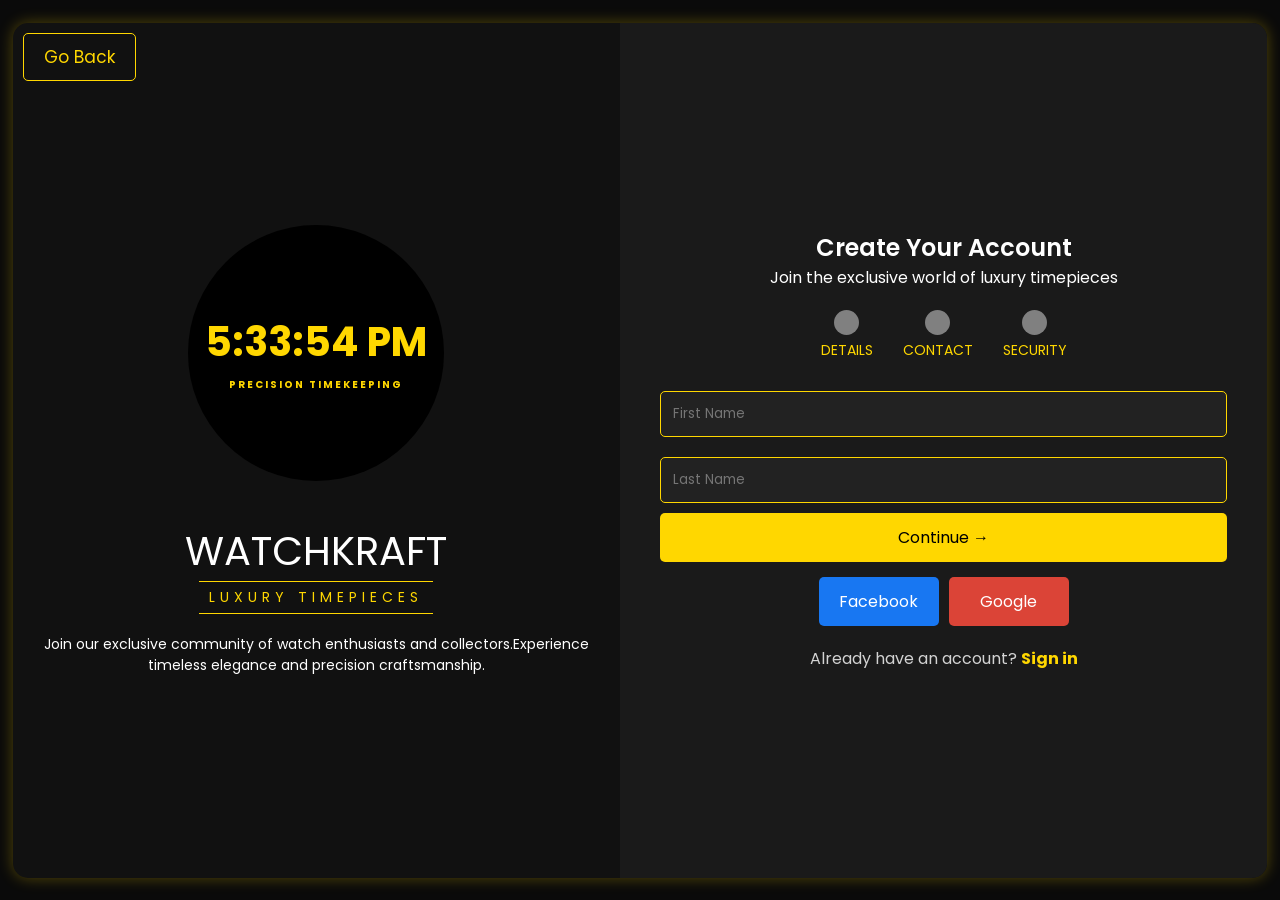
<file: markups/login.html>
<!DOCTYPE html>
<html lang="en">

<head>
    <meta charset="UTF-8">
    <meta name="viewport" content="width=device-width, initial-scale=1.0">
    <title>Login to Your WatchKraft Account</title>
    <link rel="icon" type="image/svg" href="../assets/favicon.svg" />
  <meta name="description" content="Sign in to your WatchKraft account to manage orders, track shipments, and save your favorite luxury watches.">

  <!-- Open Graph Tags -->
  <meta property="og:title" content="Login | WatchKraft Account Access">
  <meta property="og:url" content="https://watchkraft.netlify.app/login.html">
    <link href="https://fonts.googleapis.com/css2?family=Poppins:wght@300;400;600&display=swap" rel="stylesheet">
    <link rel="stylesheet" href="../styles/login.css">
</head>

<body>


    <div class="container">
        <div class="left">
            <div class="goback">
                <a href="../index.html"><button>Go Back</button></a>
            </div>
            <div class="clock-container">
                <div class="clock" id="clock">00:00 AM</div>
            </div>
            <h1
                style="font-size: 40px; font-weight: 400; font-family: 'Poppins', sans-serif; text-transform: uppercase;">
                WATCHKRAFT</h1>

            <p
                style="font-size: 14px; color: gold; letter-spacing: 5px; text-transform: uppercase; border-top: 1px solid gold; border-bottom: 1px solid gold; display: inline-block; padding: 5px 10px;">
                Luxury Timepieces
            </p>
            <p style="margin-top: 20px;">Join our exclusive community of watch enthusiasts and collectors.Experience
                timeless elegance and precision craftsmanship.</p>
        </div>

        <div class="right">
            <h2>Create Your Account</h2>
            <p>Join the exclusive world of luxury timepieces</p>

            <div class="steps">
                <div class="step-container">
                    <div class="step active"></div>
                    <span class="step-label">Details</span>
                </div>
                <div class="step-container">
                    <div class="step"></div>
                    <span class="step-label">Contact</span>
                </div>
                <div class="step-container">
                    <div class="step"></div>
                    <span class="step-label">Security</span>
                </div>
            </div>


            <div class="form-step active">
                <input type="text" placeholder="First Name">
                <input type="text" placeholder="Last Name">
                <button class="button-group" onclick="nextStep()">Continue →</button>
            </div>

            <div class="form-step">
                <input type="email" placeholder="Email">
                <input type="tel" placeholder="Phone Number">
                <div class="button-group-container">
                    <button class="button-group" onclick="prevStep()">← Back</button>
                    <button class="button-group" onclick="nextStep()">Continue →</button>
                </div>
            </div>

            <div class="form-step">
                <input type="password" placeholder="Create Password">
                <input type="password" placeholder="Confirm Password">
                <div class="button-group-container">
                    <button class="button-group" onclick="prevStep()">← Back</button>
                    <button class="button-group">Sign Up</button>
                </div>
            </div>

            <div class="social-login">
                <button class="social-btn fb" onclick="facebookLogin()">Facebook</button>
                <button class="social-btn google" onclick="googleLogin()">Google</button>
            </div>
            <p class="signin-text" style="color: lightgrey; margin-top: 20px;">
                Already have an account?
                <a href="existing_cust_login.html" style="color: gold; text-decoration: none; font-weight: bold;">Sign
                    in</a>
            </p>

        </div>
    </div>

    <script>
        function updateClock() {
            const now = new Date();
            let hours = now.getHours();
            let minutes = now.getMinutes();
            let seconds = now.getSeconds();
            const ampm = hours >= 12 ? 'PM' : 'AM';
            hours = hours % 12 || 12;
            minutes = minutes < 10 ? '0' + minutes : minutes;
            seconds = seconds < 10 ? '0' + seconds : seconds;

            document.getElementById("clock").innerHTML =
                `<div style="text-align: center;">
                <div style="font-size: 40px; font-weight: bold;">${hours}:${minutes}:${seconds} ${ampm}</div>
                <div style="font-size: 10px; color: gold; letter-spacing: 2px; text-transform: uppercase; margin-top: 5px;">PRECISION TIMEKEEPING</div>
            </div>`;
        }

        setInterval(updateClock, 1000);
        updateClock();

        let stepIndex = 0;

        function nextStep() {
            const steps = document.querySelectorAll('.form-step');
            const indicators = document.querySelectorAll('.step');
            const inputs = steps[stepIndex].querySelectorAll('input');


            let allFilled = true;
            inputs.forEach(input => {
                if (input.value.trim() === '') {
                    allFilled = false;
                    input.style.border = '2px solid red';
                } else {
                    input.style.border = '1px solid gold';
                }
            });

            if (!allFilled) {
                alert('Please fill all fields before continuing.');
                return;
            }


            if (stepIndex < steps.length - 1) {
                steps[stepIndex].classList.remove('active');
                indicators[stepIndex].classList.add('completed');
                stepIndex++;
                steps[stepIndex].classList.add('active');
                indicators[stepIndex].classList.add('active');
            }
        }

        function prevStep() {
            const steps = document.querySelectorAll('.form-step');
            const indicators = document.querySelectorAll('.step');

            if (stepIndex > 0) {
                steps[stepIndex].classList.remove('active');
                indicators[stepIndex].classList.remove('active');
                indicators[stepIndex - 1].classList.remove('completed');
                stepIndex--;
                steps[stepIndex].classList.add('active');
            }
        }


        function facebookLogin() {
            window.location.href = "https://www.facebook.com/login.php";
        }

        function googleLogin() {
            window.location.href = "https://accounts.google.com/signin";
        }




    </script>

</body>

</html>
</file>
<file: styles/checkOut.css>
body {
    font-family: Arial, sans-serif;
    margin: 0;
    padding: 0;
    background-color: #f4f4f4;
    cursor: url('/assets/cursor.png'), auto;
}

header {
    background-color: #333;
    color: #fff;
    padding: 1rem 0;
    text-align: center;
}

main {
    padding: 2rem;
}

.billing-details {
    background-color: #fff;
    padding: 2rem;
    margin: 2rem auto;
    max-width: 600px;
    box-shadow: 0 0 10px rgba(0, 0, 0, 0.1);
}

.billing-details h2 {
    margin-top: 0;
}

label {
    display: block;
    margin: 1rem 0 0.5rem;
}

input[type="text"],
input[type="email"],
select {
    width: 100%;
    padding: 0.5rem;
    margin-bottom: 1rem;
    border: 1px solid #ccc;
    border-radius: 4px;
}

button {
    background-color: #333;
    color: #fff;
    padding: 1rem 2rem;
    border: none;
    border-radius: 4px;
    cursor: pointer;
}

button:hover {
    background-color: #555;
}

footer {
    background-color: #333;
    color: #fff;
    text-align: center;
    padding: 1rem 0;
    position: fixed;
    width: 100%;
    bottom: 0;
}
</file>
<file: styles/login.css>
* {
    margin: 0;
    padding: 0;
    box-sizing: border-box;
    font-family: 'Poppins', sans-serif;
}

body {
    display: flex;
    justify-content: center;
    align-items: center;
    height: 100vh;
    background: #0a0a0a;
    color: white;
    cursor: url('/assets/cursor.png'), auto;
}

.container {
    display: flex;
    width: 98vw;
    height: 95vh;
    margin: 2em 0em !important;
    background: #111;
    border-radius: 15px;
    overflow: hidden;
    box-shadow: 0 0 15px rgba(255, 215, 0, 0.3);
}

.left {
    flex: 1;
    background: url('https://source.unsplash.com/600x600/?luxury,watch') center/cover;
    display: flex;
    flex-direction: column;
    justify-content: center;
    align-items: center;
    padding: 20px;
    position: relative;
}

.goback{
    position: absolute;
    top: 10px;
    left: 10px;
}

.goback button{
    font-size: 17px;
    padding: 10px 20px;
    background: transparent;
    border: 1px solid gold;
    color: gold;
}

.goback button:hover{
    background: gold;
    color: black;
    transition: all 0.3s ease-in-out;
}

.clock-container {
    width: 20vw;
    height: 20vw;
    border-radius: 50%;
    background: black;
    display: flex;
    justify-content: center;
    align-items: center;
    position: relative;
    animation: glowAnimation 3s infinite alternate ease-in-out;
}

@keyframes glowAnimation {
    0% {
        box-shadow:
            0 0 10px 5px rgba(255, 215, 0, 0.9),
            0 0 20px 10px rgba(255, 215, 0, 0.6),
            0 0 30px 15px rgba(255, 215, 0, 0.3);
    }

    100% {
        box-shadow:
            0 0 20px 10px rgba(255, 215, 0, 1),
            0 0 30px 20px rgba(255, 215, 0, 0.7),
            0 0 40px 25px rgba(255, 215, 0, 0.4);
    }
}

.clock {
    font-size: 45px;
    font-weight: bold;
    color: gold;
    text-align: center;
}

.left {
    width: 50vw !important;
}

.left h1 {
    font-size: 28px;
    margin-top: 40px;
}

.left p {
    font-size: 14px;
    text-align: center;
}

.right {
    width: 50vw !important;
    flex: 1;
    display: flex;
    flex-direction: column;
    justify-content: center;
    align-items: center;
    padding: 40px;
    background: #1a1a1a;
    overflow-x: hidden;
}

.right h2 {
    font-size: 24px;
    font-weight: 600;
}

.steps {
    display: flex;
    gap: 30px;
    margin: 20px 0;
    align-items: center;
}

.step-container {
    display: flex;
    flex-direction: column;
    align-items: center;
}

.step {
    width: 25px;
    height: 25px;
    border-radius: 50%;
    background: gray;
    position: relative;
}

.step-label {
    margin-top: 5px;
    font-size: 14px;
    color: gold;
    font-weight: 400;
    text-transform: uppercase;
}


.step.active::after {
    content: "✔";
    color: white;
    font-size: 16px;
    font-weight: bold;
    position: absolute;
    top: 50%;
    left: 50%;
    transform: translate(-50%, -50%);
    display: none;
}

.step.completed {
    background: gold;
}

.step.completed::after {
    display: block;
}


.form-step {
    display: none;
}

.form-step.active {
    display: block;
}

input {
    width: 100%;
    padding: 12px;
    margin: 10px 0;
    border: 1px solid gold;
    border-radius: 5px;
    background: #222;
    color: white;
}

.button-group-container {
    display: flex;
    justify-content: space-between;
    gap: 10px;
    width: 100%;
}

.button-group {
    flex: 1;
    padding: 12px;
    background: gold;
    border: none;
    border-radius: 5px;
    font-size: 16px;
    cursor: pointer;
    text-align: center;
}

button {
    width: 100%;
    padding: 12px;
    background: gold;
    border: none;
    border-radius: 5px;
    font-size: 16px;
    cursor: pointer;
}

.social-login {
    display: flex;
    gap: 10px;
    margin-top: 15px;
    flex-wrap: wrap;
    justify-content: center;
}

.social-btn {
    flex: 1;
    padding: 12px 20px;
    border: none;
    border-radius: 5px;
    cursor: pointer;
    font-size: 16px;
    min-width: 120px;
    text-align: center;
}

.fb {
    background: #1877f2;
    color: white;
}

.google {
    background: #db4437;
    color: white;
}

/********************************************/
/***** MEDIA QUERIES FOR RESPONSIVENESS *****/
/********************************************/
/* Ultra-Wide Screens (1440px and below) */
@media (max-width: 1440px) {
    /* Styles for ultra-wide screens */
}

/* Extra Large devices (Large screens, 1280px and below) */
@media (max-width: 1280px) {
    /* Styles for larger screens */
}

/* Large devices (Laptops & Desktops, 1024px and below) */
@media (max-width: 1024px) {

    /* Styles for desktops */
    .clock-container {
        width: 25vw;
        height: 25vw;
    }

    .clock {
        font-size: 20px !important;
    }

    .left h1 {
        font-size: 25px !important;
        margin-top: 40px;
    }

    .left p {
        font-size: 12px !important;
    }
}

/* Medium devices (Small Laptops, 768px and below) */
@media (max-width: 768px) {

    /* Styles for small laptops */
    .clock-container {
        width: 32vw;
        height: 32vw;
    }

    .clock {
        font-size: 16px !important;
    }

    .left h1 {
        font-size: 22px !important;
        margin-top: 35px;
    }

    .left p {
        font-size: 10px !important;
    }

    .right {
        padding: 1em;
    }
}

/* Small devices (Tablets, 600px and below) */
@media (max-width: 600px) {

    /* Styles for tablets */
    .container {
        flex-direction: column;
        height: fit-content;
    }

    .left {
        display: flex;
        margin-top: 95vh;
        width: 98vw !important;
        height: fit-content !important;
    }

    .right {
        width: 98vw !important;
        height: fit-content !important;
    }

    .clock-container {
        width: 65vw;
        height: 65vw;
    }
}

/* Extra Small devices (Large Phones, 480px and below) */
@media (max-width: 480px) {
    /* Styles for large phones */
}

/* Very Small devices (Small Phones, 375px and below) */
@media (max-width: 375px) {
    /* Styles for small phones */
}

/* Extra Small devices (Minimum Mobile Size, 320px and below) */
@media (max-width: 320px) {
    /* Styles for very small phones */
}
</file>
